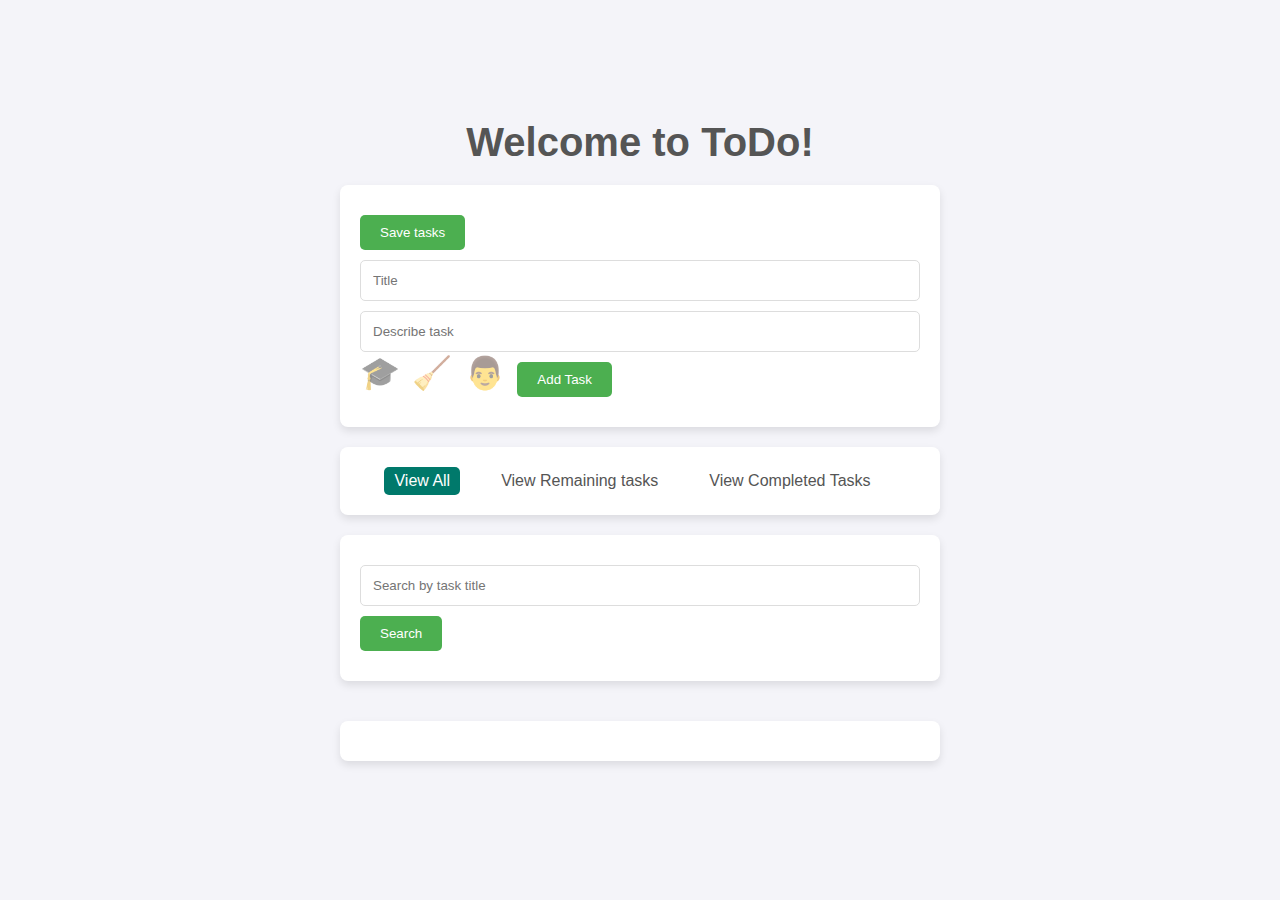
<file: index.html>
<!DOCTYPE html>
<html lang="en">
  <head>
    <meta charset="UTF-8" />
    <meta name="viewport" content="width=device-width, initial-scale=1.0" />
    <title>Document</title>
    <link rel="stylesheet" href="styles.css" />
  </head>
  <body>
    <header>
      <h1>Welcome to ToDo!</h1>
    </header>

    <section class="addTaskContainer">
      <button title="Save tasks to Local Storage" id="saveToLocalStorage">Save tasks</button>

      <form id="addTask">
        <p class="hidden" id="currentStatus"></p>
        <input id="taskTitleInput" type="text" placeholder="Title" />
        <input id="taskDescInput" type="text" placeholder="Describe task" />

        <input type="checkbox" id="tag1" class="taskBtn" name="tag1" value="0x1f393" />
        <input type="checkbox" id="tag2" class="taskBtn" name="tag2" value="0x1f9f9" />
        <input type="checkbox" id="tag3" class="taskBtn" name="tag3" value="0x1f468" />

        <button id="submit" type="submit">Add Task</button>
        <button id="editTask" class="hidden" type="submit">Finish editing task</button>
        <p id="submitMessage"></p>
      </form>
    </section>

    <section class="button-group">
      <input type="radio" class="viewBtn" id="viewAll" name="taskView" value="all" checked />
      <label for="viewAll">View All</label>

      <input type="radio" class="viewBtn" id="viewTasksLeft" name="taskView" value="left" />
      <label for="viewTasksLeft">View Remaining tasks</label>

      <input type="radio" class="viewBtn" id="viewDoneTasks" name="taskView" value="done" />
      <label for="viewDoneTasks">View Completed Tasks</label>
    </section>

    <section id="search">
      <button id="cancelSearch" class="hidden">Cancel Search</button>
      <form id="searchForm">
        <input id="searchInput" type="text" placeholder="Search by task title" />
        <button type="submit" id="submitButton">Search</button>
        <p id="searchMessage"></p>
      </form>
    </section>

    <section id="toDoListContainer">
      <ul id="toDoList"></ul>
    </section>

    <script src="script.js"></script>
  </body>
</html>
</file>
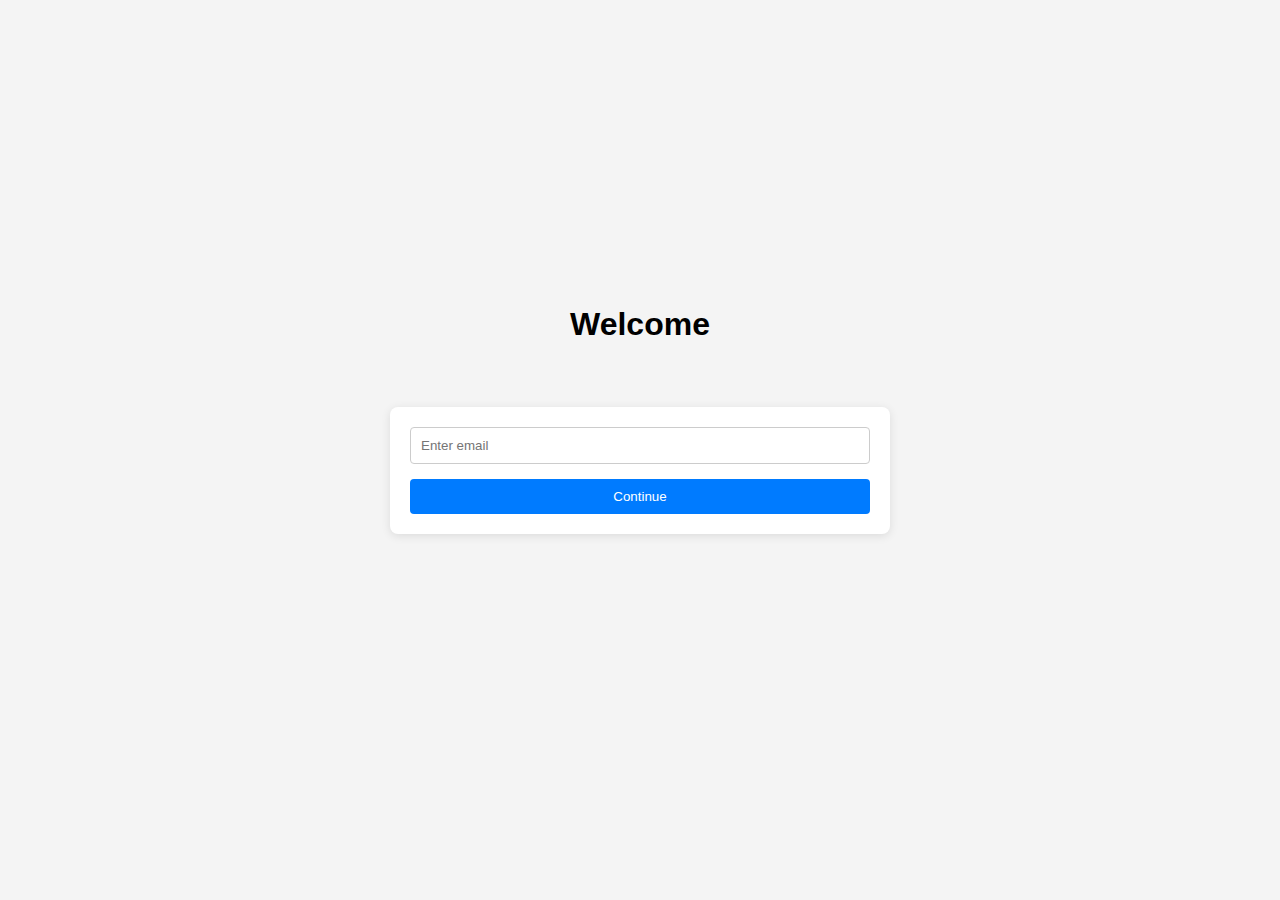
<file: html/index.html>
<!DOCTYPE html>
<html lang="en">
  <head>
    <meta charset="UTF-8" />
    <meta name="viewport" content="width=device-width, initial-scale=1.0" />
    <title>Chas Umeå ToDo</title>
    <link rel="stylesheet" href="../css/styles.css" />
  </head>
  <body>
    <h1>Welcome</h1>
    <ul id="users"></ul>
    <script src="../js/script.js"></script>
  </body>
</html>
</file>
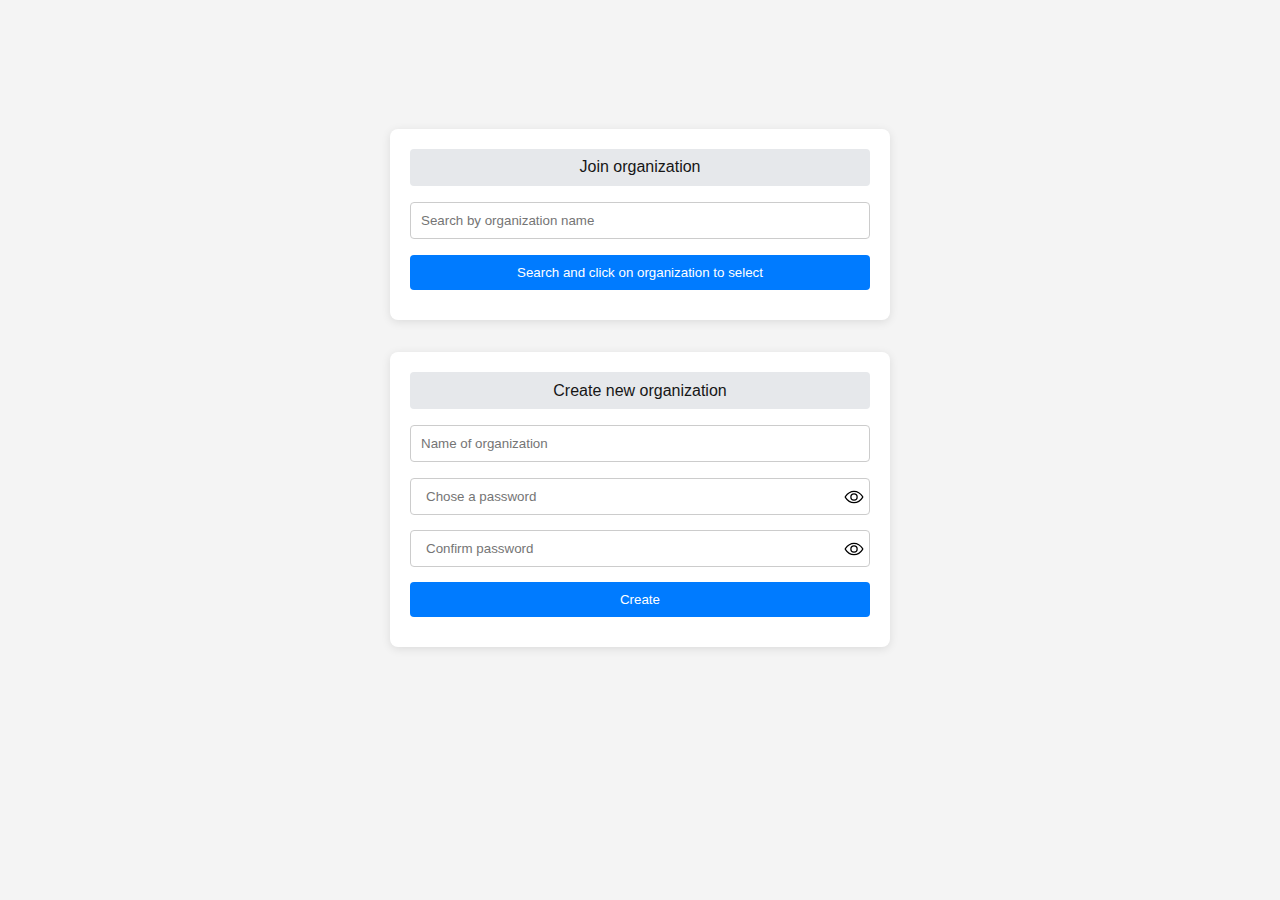
<file: html/organizations.html>
<!DOCTYPE html>
<html lang="en">
  <head>
    <meta charset="UTF-8" />
    <meta name="viewport" content="width=device-width, initial-scale=1.0" />
    <title>Chas Umeå ToDo</title>
    <link rel="stylesheet" href="../css/styles.css" />
    <link rel="stylesheet" href="../css/organizations.css" />
  </head>
  <body>
    <script src="../js/organizations.js"></script>
  </body>
</html>
</file>
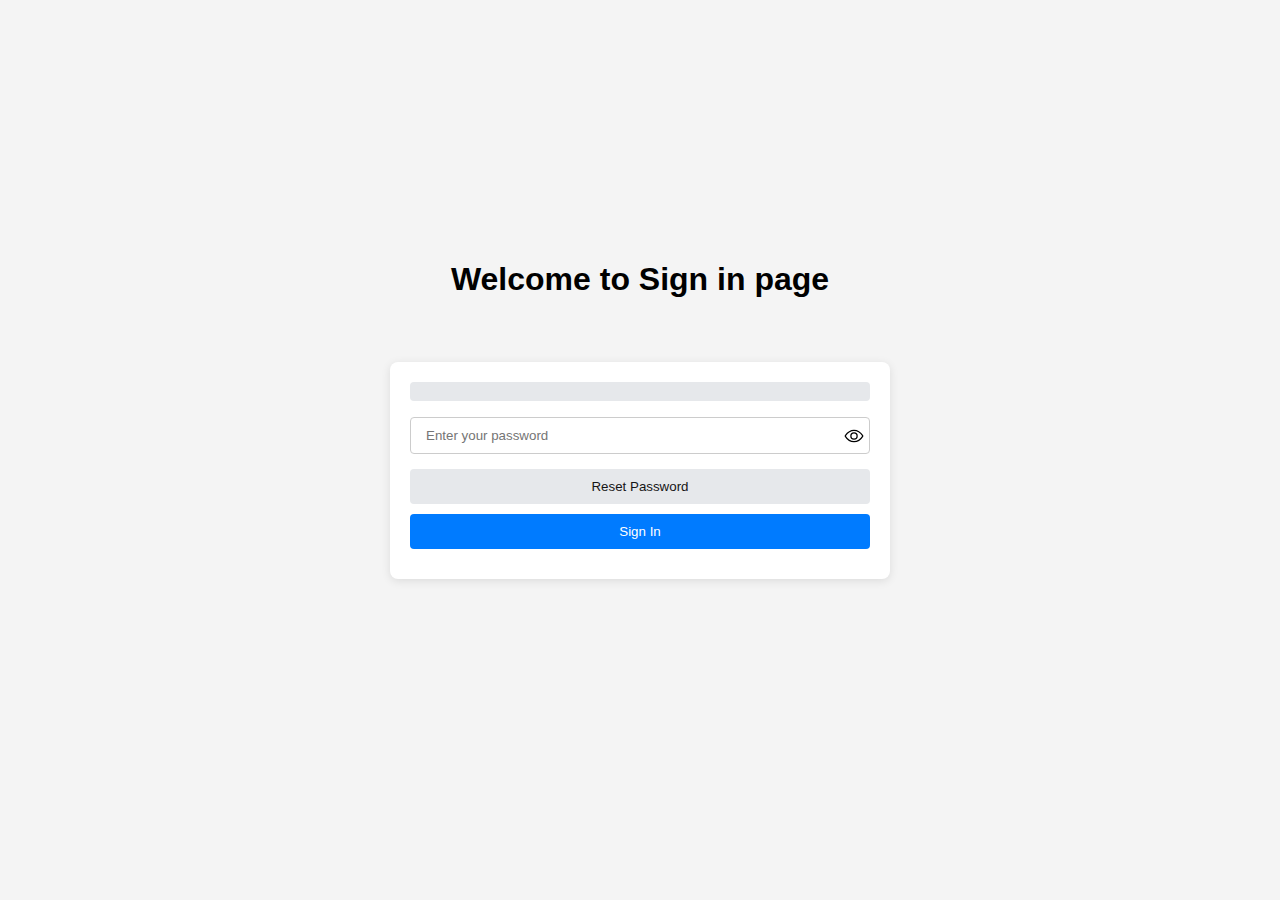
<file: html/signIn.html>
<!DOCTYPE html>
<html lang="en">
  <head>
    <meta charset="UTF-8" />
    <meta name="viewport" content="width=device-width, initial-scale=1.0" />
    <title>Chas Umeå ToDo</title>
    <link rel="stylesheet" href="../css/styles.css" />
  </head>
  <body>
    <h1>Welcome to Sign in page</h1>
    <ul id="users"></ul>
    <script src="../js/signIn.js"></script>
  </body>
</html>
</file>
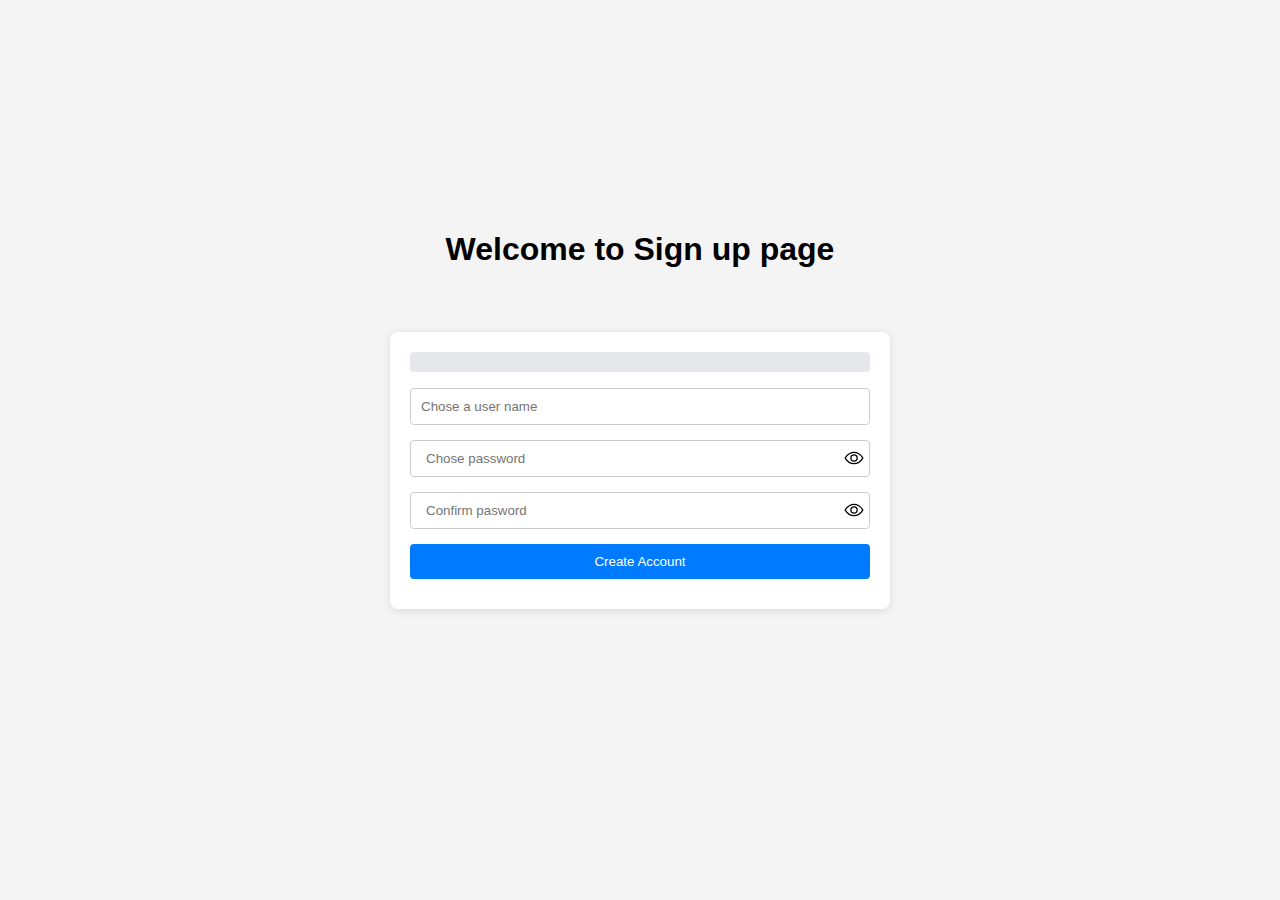
<file: html/signUp.html>
<!DOCTYPE html>
<html lang="en">
  <head>
    <meta charset="UTF-8" />
    <meta name="viewport" content="width=device-width, initial-scale=1.0" />
    <title>Chas Umeå ToDo</title>
    <link rel="stylesheet" href="../css/styles.css" />
  </head>
  <body>
    <h1>Welcome to Sign up page</h1>
    <ul id="users"></ul>
    <script src="../js/signUp.js"></script>
  </body>
</html>
</file>
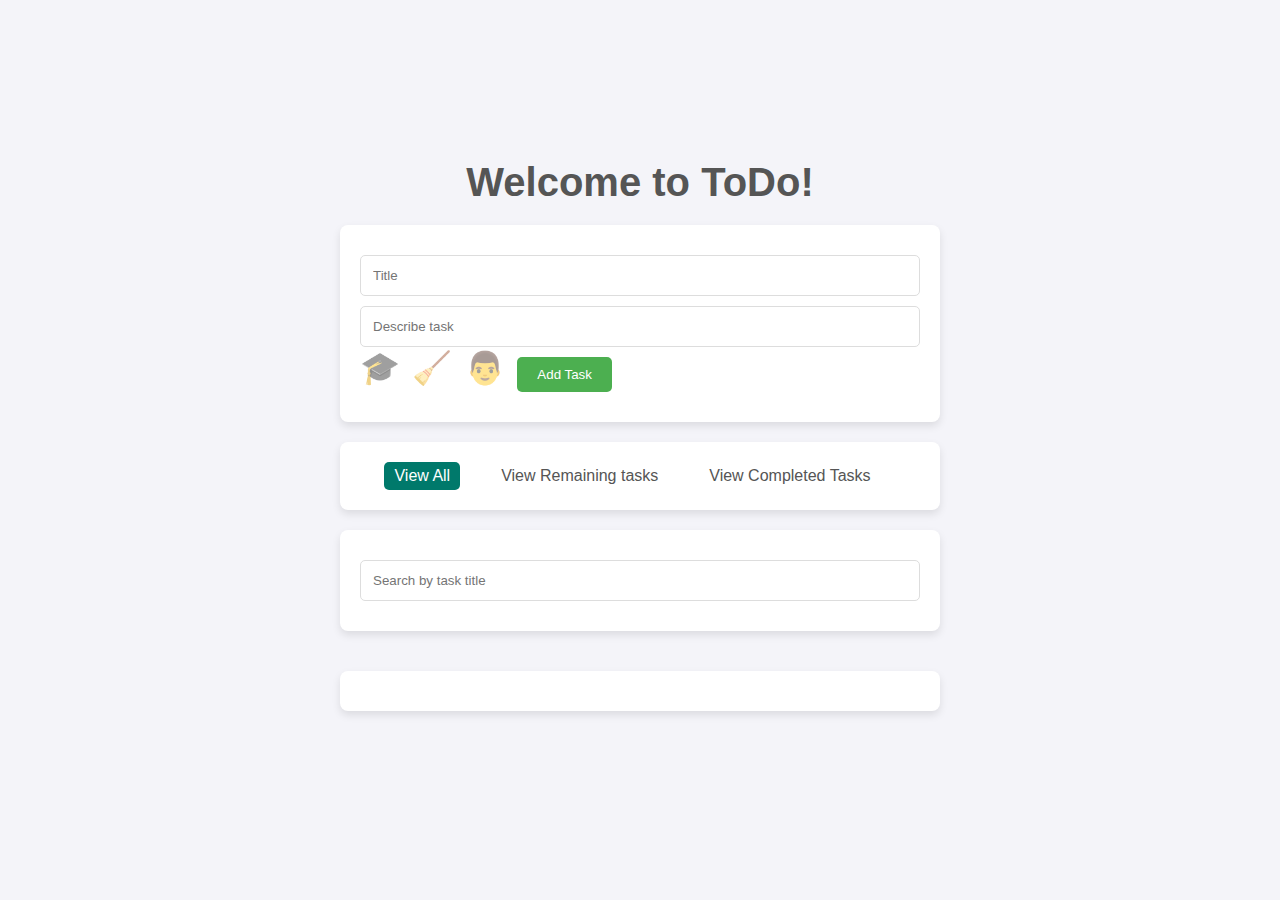
<file: html/todo.html>
<!DOCTYPE html>
<html lang="en">
  <head>
    <meta charset="UTF-8" />
    <meta name="viewport" content="width=device-width, initial-scale=1.0" />
    <title>Chas Umeå ToDo</title>
    <link rel="stylesheet" href="../css/todo.css" />
  </head>
  <body>
    <header>
      <h1>Welcome to ToDo!</h1>
    </header>

    <section class="addTaskContainer">
      <form id="addTask">
        <p class="hidden" id="currentStatus"></p>
        <input id="taskTitleInput" type="text" placeholder="Title" />
        <input id="taskDescInput" type="text" placeholder="Describe task" />

        <input type="checkbox" id="tag1" class="taskBtn" name="tag1" value="0x1f393" />
        <input type="checkbox" id="tag2" class="taskBtn" name="tag2" value="0x1f9f9" />
        <input type="checkbox" id="tag3" class="taskBtn" name="tag3" value="0x1f468" />

        <button id="submit" type="submit">Add Task</button>
        <button id="editTask" class="hidden" type="submit">Finish editing task</button>
        <p id="submitMessage"></p>
      </form>
    </section>

    <section class="button-group">
      <input type="radio" class="viewBtn" id="viewAll" name="taskView" value="all" checked />
      <label for="viewAll">View All</label>

      <input type="radio" class="viewBtn" id="viewTasksLeft" name="taskView" value="left" />
      <label for="viewTasksLeft">View Remaining tasks</label>

      <input type="radio" class="viewBtn" id="viewDoneTasks" name="taskView" value="done" />
      <label for="viewDoneTasks">View Completed Tasks</label>
    </section>

    <section id="search">
      <div>
        <input id="searchInput" type="text" placeholder="Search by task title" />
        <button id="cancelSearch" class="hidden">Cancel Search</button>
      </div>
      <p id="searchMessage"></p>
    </section>

    <section id="toDoListContainer">
      <ul id="toDoList"></ul>
    </section>

    <script src="../js/todo.js"></script>
  </body>
</html>
</file>
<file: styles.css>
* {
  margin: 0;
  padding: 0;
  box-sizing: border-box;
  font-family: Arial, sans-serif;
}

body {
  background-color: #f4f4f9;
  color: #333;
  display: flex;
  justify-content: center;
  align-items: center;
  min-height: 100vh;
  padding: 20px;
  flex-direction: column;
}

header {
  text-align: center;
  margin-bottom: 20px;
}
header h1 {
  font-size: 2.5rem;
  color: #555;
}

section {
  width: 100%;
  max-width: 600px;
  margin-bottom: 20px;
  background-color: #fff;
  border-radius: 8px;
  box-shadow: 0 4px 8px rgba(0, 0, 0, 0.1);
  padding: 20px;
}

button {
  background-color: #4caf50;
  color: white;
  border: none;
  padding: 10px 20px;
  margin-top: 10px;
  border-radius: 5px;
  cursor: pointer;
  transition: background-color 0.3s;
}
.taskDeleteBtn {
  background-color: RED;
}
.taskEditBtn {
  background-color: #d6ab2a;
}
.taskCompleteBtn:hover {
  background-color: #45a049;
}
input[type="radio"]:checked + viewAll {
  background-color: #00796b;
}

input[type="text"] {
  width: 100%;
  padding: 12px;
  margin-top: 10px;
  border: 1px solid #ddd;
  border-radius: 5px;
}

.button-group {
  display: flex;
  flex-direction: column;
  align-items: center;
  justify-content: center;
  gap: 1rem;
}

.button-group label {
  margin-right: 15px;
  font-size: 1rem;
  color: #555;
  cursor: pointer;
  white-space: nowrap;
  padding: 5px 10px;
  border-radius: 5px;
  transition: background-color 0.3s, color 0.3s;
}

.viewBtn {
  display: none;
}

input[type="radio"]:checked + label {
  background-color: #00796b;
  color: white;
}

input[type="checkbox"] {
  margin-right: 8px;
}

#toDoListContainer {
  margin-top: 20px;
}
#toDoList {
  list-style-type: none;
}

.taskItem {
  display: flex;
  flex-direction: column;
  background: #f8f9fa;
  border: 1px solid #ddd;
  padding: 15px;
  margin-bottom: 10px;
  border-radius: 5px;
}

.taskTitle {
  font-size: 1.2rem;
  font-weight: bold;
  color: #333;
  margin-bottom: 5px;
}

.taskDesc {
  font-size: 1rem;
  color: #666;
  margin-bottom: 10px;
}

.taskTagsWrapper {
  display: flex;
  align-items: center;
  flex-wrap: wrap;
  margin-top: 10px;
}

.taskTag {
  background-color: #e0f7fa;
  color: #00796b;
  padding: 3px 8px;
  border-radius: 12px;
  font-size: 0.9rem;
  margin-right: 5px;
  width: min-content;
  display: inline-block;
}

.button-group label {
  margin-right: 15px;
  font-size: 1rem;
  color: #555;
}

.viewBtn {
  display: none;
}

.complete {
  color: green;
  text-decoration: line-through;
}

.hidden {
  display: none;
}

#submitMessage,
#searchMessage {
  font-size: 0.9rem;
  color: red;
  margin-top: 10px;
}

#tag1::before {
  content: "\1f393";
  font-size: 2rem;
}
#tag2::before {
  content: "\1f9f9";
  font-size: 2rem;
}
#tag3::before {
  content: "\1f468";
  font-size: 2rem;
}

.taskBtn {
  appearance: none;
  opacity: 50%;
  transition: opacity 0.1s ease-in-out, transform 0.1s ease-in-out;
}
.taskBtn:hover {
  transform: scale(1.05);
}
.taskBtn:checked {
  opacity: 100%;
}

.hidden {
  display: none;
}

.complete {
  color: green;
}

@media (min-width: 768px) {
  .button-group {
    flex-direction: row;
  }
}
</file>
<file: css/styles.css>
* {
  margin: 0;
  padding: 0;
  box-sizing: border-box;
}

::-webkit-scrollbar {
  width: 0;
}

body {
  font-family: Arial, sans-serif;
  background-color: #f4f4f4;
  display: flex;
  flex-direction: column;
  justify-content: center;
  gap: 2rem;
  align-items: center;
  min-height: 100dvh;
  margin: 0;
  padding-bottom: 60px;
}

.navigateBack {
  cursor: pointer;
  width: 30px;
  position: absolute;
  top: 10px;
  left: 10px;
  display: inline-block;
  transition: all 0.3s ease-in-out;
}

.navigateBack:hover {
  transform: scale(1.17);
}

h1,
h2 {
  text-align: center;
}

.authContainer,
.formContainer {
  width: min(100%, 500px);
  background: white;
  border-radius: 8px;
  box-shadow: 0 2px 10px rgba(0, 0, 0, 0.1);
  padding: 20px;
}

.userEmail form {
  display: flex;
  gap: 1rem;
}

.userEmail form button {
  width: fit-content;
  white-space: nowrap;
  padding: 0 1rem;
}

.authContainer form .emailHolder,
.formHeader {
  padding: 0.6rem;
  border-radius: 4px;
  text-align: center;
  background-color: #e6e8eb;
  color: rgb(22, 22, 22);
  margin-bottom: 1rem;
}

.passwordWrapper {
  display: flex;
  justify-content: space-between;
  align-items: center;
  flex-wrap: nowrap;
  padding: 0 5px;
  border: 1px solid #ccc;
  border-radius: 4px;
}

.passwordWrapper img {
  width: 20px;
  cursor: pointer;
}

input {
  width: 100%;
  padding: 10px;
  border: 1px solid #ccc;
  border-radius: 4px;
  transition: border-color 0.3s;
}

.passwordInput {
  border: none;
}

label {
  display: block;
  font-size: 0.8rem;
  margin: 5px 0 15px 0;
}

input:focus {
  border-color: #007bff;
  outline: none;
}

.btn {
  background-color: #e6e8eb;
  color: rgb(22, 22, 22);
  border: none;
  outline: none;
  padding: 10px;
  margin: 0;
  white-space: nowrap;
  margin-bottom: 10px;
  border-radius: 4px;
  cursor: pointer;
  width: 100%;
  transition: background-color 0.3s;
}

.btnGreen {
  background-color: rgb(64, 168, 64);
}

.btnGreen:hover {
  background-color: rgb(80, 207, 80);
}

.btnYellow {
  background-color: rgb(126, 138, 20);
}

.btnYellow:hover {
  background-color: rgb(174, 190, 26);
}

.btnRed {
  background-color: rgb(165, 67, 11);
}

.btnRed:hover {
  background-color: rgb(187, 76, 12);
}

.btnGrey {
  background-color: rgb(90, 89, 88);
}

.btnGrey:hover {
  background-color: rgb(117, 117, 116);
}

.cancelBtn {
  color: #f5f0f0;
  background-color: rgb(179, 70, 70);
}

.submitBtn {
  background-color: #007bff;
  color: white;
  border: none;
  padding: 10px;
  border-radius: 4px;
  cursor: pointer;
  width: 100%;
  transition: background-color 0.3s;
}

.submitBtn:hover {
  background-color: #0056b3;
}

.submitMessage {
  margin-top: 10px;
  font-size: 0.8rem;
}

.iconContainer {
  display: flex;
  align-items: center;
  height: fit-content;
  gap: 3px;
}

.centerIcon {
  position: absolute;
  left: 50%;
  top: 50%;
  transform: translateX(-50%) translateY(-50%);
}

.iconContainerRight {
  flex-direction: row-reverse;
}

.iconContainer img {
  width: 20px;
}

.iconContainer p {
  font-size: 0.8rem;
  margin: 0;
  padding: 0;
  align-self: center;
}

.filterDataContainer {
  width: min(100%, 800px);
  border-radius: 8px;
  padding: 20px;
  display: flex;
  align-items: center;
  flex-direction: column;
  gap: 20px;
  box-shadow: 0 2px 10px rgba(0, 0, 0, 0.1);
  background: white;
}

.sortDataContainer {
  width: 100%;
  display: flex;
  justify-content: space-between;
  gap: 10px;
}

.sortDataContainer label {
  font-size: 1rem;
  color: #555;
  cursor: pointer;
  white-space: nowrap;
  padding: 5px 10px;
  border-radius: 5px;
  transition: background-color 0.3s, color 0.3s;
}

.sortDataContainer input[type="radio"]:checked + label {
  color: white;
  background-color: #00796b;
}

.sortDataContainer input {
  display: none;
}

.searchDataContainer {
  width: 100%;
  display: flex;
  flex-direction: column;
  gap: 10px;
}

.searchDataContainer div {
  display: flex;
  gap: 10px;
}

.searchDataContainer button {
  width: fit-content;
  white-space: nowrap;
  padding: 10px 20px;
  color: white;
  margin: 0;
  background-color: #00796b;
  transition: all 0.3s ease-out;
}

.searchDataContainer button:hover {
  background-color: #028878;
}

.projectsUl {
  list-style: none;
  width: 100%;
  max-width: 700px;
  display: flex;
  flex-direction: column;
  gap: 1rem;
  border-radius: 8px;
  box-shadow: 0 2px 10px rgba(0, 0, 0, 0.1);
  padding: 20px;
  background: white;
}

.projectsUl li {
  padding: 20px;
  display: flex;
  flex-direction: column;
  gap: 30px;
  border-radius: 10px;
  background: rgb(238, 234, 234);
  box-shadow: 0 2px 10px rgba(0, 0, 0, 0.1);
  transition: all 0.3s ease-in-out;
}

.projectsUl li:hover {
  background: rgb(223, 220, 220);
}

.projectsUl .topContainer {
  display: flex;
  justify-content: space-between;
  align-items: center;
  position: relative;
}

.projectsUl .topContainer button {
  width: fit-content;
  align-self: center;
  margin: 0;
}

.projectsUl .topContainer button:hover {
  transform: scale(1.03);
}

.projectsUl .topContainer img {
  display: inline-block;
  transition: all 0.3s ease-in-out;
  cursor: pointer;
}

.projectsUl .topContainer img:hover {
  transform: scale(1.17);
}

.projectsUl .topContainer h2 {
  position: absolute;
  left: 50%;
  top: 50%;
  transform: translateX(-50%) translateY(-50%);
}

.projectsUl .topContainer img {
  width: 30px;
}

.projectsUl .projectInfoContainer {
  width: 100%;
  display: flex;
  justify-content: space-between;
  align-self: center;
  position: relative;
}

.m-1rem {
  margin-bottom: 1rem;
}

.hidden {
  display: none;
}

.success {
  color: rgb(40, 167, 40);
}
.error {
  color: red;
}

.alignTop {
  justify-content: flex-start;
  padding-top: 100px;
}

.alignCenter {
  padding-top: 0;
  justify-content: center;
}

@media (max-width: 768px) {
  .sortDataContainer {
    flex-direction: column;
    justify-content: center;
    align-items: center;
    gap: 0;
  }
}
</file>
<file: css/organizations.css>
body {
  padding-top: 60px;
  align-items: center;
  justify-content: flex-start;
}

.usersOrganizationsContainer {
  width: 100%;
  display: flex;
  justify-content: center;
}

.usersOrgsContainer {
  list-style: none;
  width: min(100%, 1100px);
  display: flex;
  flex-direction: column;
  gap: 1rem;
  border-radius: 8px;
  box-shadow: 0 2px 10px rgba(0, 0, 0, 0.1);
  padding: 20px;
  background: white;
}

.orgInfoContainer {
  width: 100%;
  margin-top: 20px;
  display: grid;
  grid-template-columns: repeat(2, 1fr);
  row-gap: 20px;
}

.dateAdminContainer {
  display: flex;
  align-items: center;
  gap: 1rem;
}

.usersOrgsUl {
  list-style: none;
  display: flex;
  flex-direction: column;
  gap: 20px;
  width: 100%;
}

.usersOrgsUl li {
  padding: 30px;
  display: flex;
  width: 100%;
  height: 100%;
  flex-direction: column;
  align-items: center;
  gap: 1rem;
  border-radius: 8px;
  background-color: rgb(221, 213, 213);
}

.orgsUlBtnContainer {
  width: 100%;
  margin-top: 20px;
  display: flex;
  justify-content: center;
  gap: 1rem;
  align-items: flex-end;
}

.orgsUlBtnContainer button {
  color: #e6e8eb;
  margin: 0;
  width: fit-content;
}

.orgsUlPassContainer {
  width: 100%;
  margin-top: 40px;
  max-width: 300px;
  background-color: #f7f1f1;
}

.orgsUlPassContainer div input {
  background-color: transparent;
}

.orgUl {
  margin-bottom: 1rem;
}

.orgUl li {
  padding: 10px;
  border-radius: 4px;
  background-color: rgb(207, 204, 204);
  transition: all 0.4s ease-in-out;
}

.orgUl li:hover {
  background-color: rgb(226, 222, 222);
}

@media (min-width: 1024px) {
  .usersOrgsUl {
    display: grid;
    grid-template-columns: repeat(2, 1fr);
    align-items: center;
    justify-items: center;
  }
  .usersOrgsUl > :last-child {
    grid-column: 1 / 3;
    justify-self: center;
    width: 50%;
  }
}
</file>
<file: css/todo.css>
* {
  margin: 0;
  padding: 0;
  box-sizing: border-box;
  font-family: Arial, sans-serif;
}

body {
  background-color: #f4f4f9;
  color: #333;
  display: flex;
  flex-direction: column;
  justify-content: flex-start;
  align-items: center;
  min-height: 100vh;
  padding-top: 160px;
}

header {
  text-align: center;
  margin-bottom: 20px;
}
header h1 {
  font-size: 2.5rem;
  color: #555;
}

section {
  width: 100%;
  max-width: 600px;
  margin-bottom: 20px;
  background-color: #fff;
  border-radius: 8px;
  box-shadow: 0 4px 8px rgba(0, 0, 0, 0.1);
  padding: 20px;
}

button {
  background-color: #4caf50;
  color: white;
  border: none;
  padding: 10px 20px;
  margin-top: 10px;
  border-radius: 5px;
  cursor: pointer;
  transition: background-color 0.3s;
}
.taskDeleteBtn {
  background-color: RED;
}
.taskEditBtn {
  background-color: #d6ab2a;
}
.taskCompleteBtn:hover {
  background-color: #45a049;
}
input[type="radio"]:checked + viewAll {
  background-color: #00796b;
}

input[type="text"] {
  width: 100%;
  padding: 12px;
  margin-top: 10px;
  border: 1px solid #ddd;
  border-radius: 5px;
}

.button-group {
  display: flex;
  flex-direction: column;
  align-items: center;
  justify-content: center;
  gap: 1rem;
}

.button-group label {
  margin-right: 15px;
  font-size: 1rem;
  color: #555;
  cursor: pointer;
  white-space: nowrap;
  padding: 5px 10px;
  border-radius: 5px;
  transition: background-color 0.3s, color 0.3s;
}

.viewBtn {
  display: none;
}

input[type="radio"]:checked + label {
  background-color: #00796b;
  color: white;
}

input[type="checkbox"] {
  margin-right: 8px;
}

.search {
  background-color: red;
}

#search div {
  display: flex;
  gap: 20px;
}

#search div button {
  white-space: nowrap;
}

#toDoListContainer {
  margin-top: 20px;
}
#toDoList {
  list-style-type: none;
}

.taskItem {
  display: flex;
  flex-direction: column;
  background: #f8f9fa;
  border: 1px solid #ddd;
  padding: 15px;
  margin-bottom: 10px;
  border-radius: 5px;
}

.taskTitle {
  font-size: 1.2rem;
  font-weight: bold;
  color: #333;
  margin-bottom: 5px;
}

.taskDesc {
  font-size: 1rem;
  color: #666;
  margin-bottom: 10px;
}

.taskTagsWrapper {
  display: flex;
  align-items: center;
  flex-wrap: wrap;
  margin-top: 10px;
}

.taskTag {
  background-color: #e0f7fa;
  color: #00796b;
  padding: 3px 8px;
  border-radius: 12px;
  font-size: 0.9rem;
  margin-right: 5px;
  width: min-content;
  display: inline-block;
}

.button-group label {
  margin-right: 15px;
  font-size: 1rem;
  color: #555;
}

.viewBtn {
  display: none;
}

.complete {
  color: green;
  text-decoration: line-through;
}

.hidden {
  display: none;
}

#submitMessage,
#searchMessage {
  font-size: 0.9rem;
  color: red;
  margin-top: 10px;
}

#tag1::before {
  content: "\1f393";
  font-size: 2rem;
}
#tag2::before {
  content: "\1f9f9";
  font-size: 2rem;
}
#tag3::before {
  content: "\1f468";
  font-size: 2rem;
}

.taskBtn {
  appearance: none;
  opacity: 50%;
  transition: opacity 0.1s ease-in-out, transform 0.1s ease-in-out;
}
.taskBtn:hover {
  transform: scale(1.05);
}
.taskBtn:checked {
  opacity: 100%;
}

.hidden {
  display: none;
}

.complete {
  color: green;
}

@media (min-width: 768px) {
  .button-group {
    flex-direction: row;
  }
}
</file>
